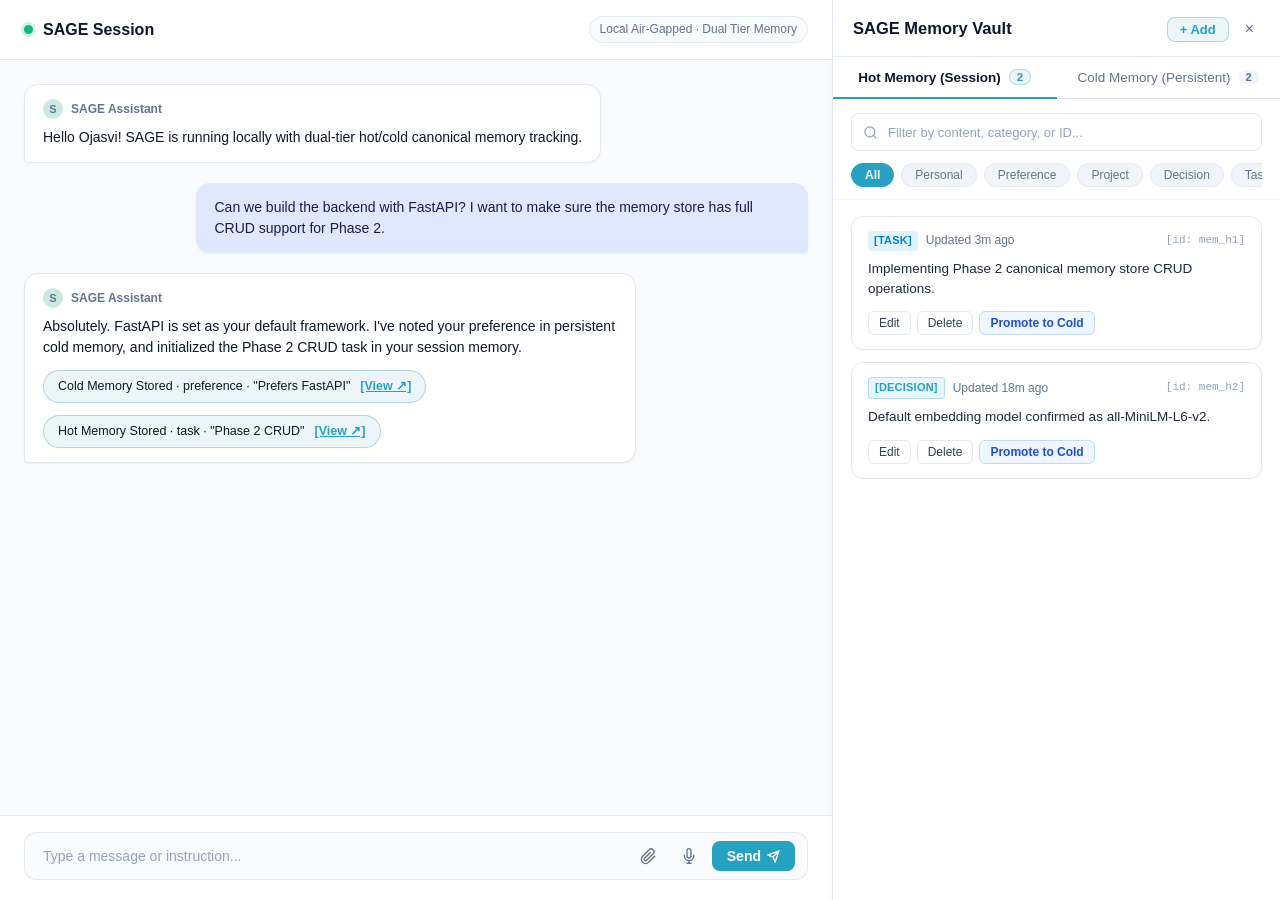
<file: static/memory.html>
<!DOCTYPE html>
<html lang="en">
<head>
  <meta charset="UTF-8">
  <meta name="viewport" content="width=device-width, initial-scale=1.0">
  <title>SAGE — Split-View Chat &amp; Memory Vault</title>
  <style>
    /* ── DESIGN SYSTEM & TOKENS ─────────────────────────────────────── */
    :root {
      --bg-neutral: #f8fafc;
      --surface: #ffffff;
      --text-primary: #0f172a;
      --text-muted: #64748b;
      --text-subtle: #94a3b8;
      --border: #e2e8f0;
      --border-focus: #cbd5e1;
      
      --accent: #25a1c2;
      --accent-hover: #186c82;
      --accent-muted: rgba(32, 133, 160, 0.08);
      --accent-border: rgba(32, 133, 160, 0.28);
      
      --hot-color: #f97316;
      --hot-bg: #fff7ed;
      --hot-border: #ffedd5;
      
      --cold-color: #3b82f6;
      --cold-bg: #eff6ff;
      --cold-border: #dbeafe;
      
      --user-bubble-bg: #e0e7ff;
      --user-bubble-tx: #1e1b4b;
      
      --font-family: -apple-system, BlinkMacSystemFont, "Segoe UI", Roboto, "Helvetica Neue", Arial, sans-serif;
      --font-mono: ui-monospace, SFMono-Regular, Menlo, Monaco, Consolas, "Liberation Mono", "Courier New", monospace;
      
      --shadow-sm: 0 1px 2px 0 rgba(0, 0, 0, 0.05);
      --shadow-md: 0 4px 6px -1px rgba(0, 0, 0, 0.07), 0 2px 4px -2px rgba(0, 0, 0, 0.05);
      --shadow-lg: 0 10px 15px -3px rgba(0, 0, 0, 0.08), 0 4px 6px -4px rgba(0, 0, 0, 0.04);
    }

    *, *::before, *::after {
      box-sizing: border-box;
      margin: 0;
      padding: 0;
    }

    html, body {
      height: 100vh;
      width: 100vw;
      overflow: hidden;
      font-family: var(--font-family);
      font-size: 14px;
      line-height: 1.45;
      color: var(--text-primary);
      background-color: var(--bg-neutral);
      -webkit-font-smoothing: antialiased;
    }

    button, input, textarea, select {
      font-family: inherit;
      font-size: inherit;
      color: inherit;
    }

    button {
      cursor: pointer;
      border: none;
      background: none;
      outline: none;
    }

    /* ── LAYOUT SHELL (65% / 35% Split) ────────────────────────────── */
    .sage-split-shell {
      display: flex;
      width: 100vw;
      height: 100vh;
      overflow: hidden;
    }

    /* ── LEFT ZONE: CHAT INTERFACE (65%) ────────────────────────────── */
    .chat-zone {
      width: 65%;
      height: 100%;
      display: flex;
      flex-direction: column;
      background: var(--bg-neutral);
      position: relative;
      overflow: hidden;
    }

    /* Chat Header */
    .chat-header {
      height: 60px;
      min-height: 60px;
      background: var(--surface);
      border-bottom: 1px solid var(--border);
      display: flex;
      align-items: center;
      justify-content: space-between;
      padding: 0 24px;
      z-index: 10;
    }

    .chat-header-title {
      display: flex;
      align-items: center;
      gap: 10px;
      font-size: 16px;
      font-weight: 600;
      color: var(--text-primary);
    }

    .status-dot {
      width: 9px;
      height: 9px;
      border-radius: 50%;
      background-color: #10b981;
      box-shadow: 0 0 0 3px rgba(16, 185, 129, 0.2);
    }

    .chat-header-meta {
      display: flex;
      align-items: center;
      gap: 12px;
    }

    .session-badge {
      font-size: 12px;
      font-weight: 500;
      color: var(--text-muted);
      background: var(--bg-neutral);
      padding: 4px 10px;
      border-radius: 999px;
      border: 1px solid var(--border);
    }

    /* Conversation Stream */
    .chat-stream {
      flex: 1;
      overflow-y: auto;
      padding: 24px;
      display: flex;
      flex-direction: column;
      gap: 20px;
      scroll-behavior: smooth;
    }

    .chat-stream::-webkit-scrollbar {
      width: 6px;
    }
    .chat-stream::-webkit-scrollbar-thumb {
      background: var(--border);
      border-radius: 999px;
    }

    .message-row {
      display: flex;
      width: 100%;
    }

    .message-row.user {
      justify-content: flex-end;
    }

    .message-row.assistant {
      justify-content: flex-start;
    }

    .message-bubble {
      max-width: 78%;
      padding: 14px 18px;
      border-radius: 14px;
      font-size: 14px;
      line-height: 1.5;
    }

    .message-row.user .message-bubble {
      background: var(--user-bubble-bg);
      color: var(--user-bubble-tx);
      border-bottom-right-radius: 4px;
      box-shadow: var(--shadow-sm);
    }

    .message-row.assistant .message-bubble {
      background: var(--surface);
      color: var(--text-primary);
      border: 1px solid var(--border);
      border-bottom-left-radius: 4px;
      box-shadow: var(--shadow-sm);
    }

    .assistant-meta {
      display: flex;
      align-items: center;
      gap: 8px;
      margin-bottom: 8px;
      font-size: 12px;
      font-weight: 600;
      color: var(--text-muted);
    }

    .assistant-avatar {
      width: 20px;
      height: 20px;
      border-radius: 50%;
      background: #cae9e3;
      display: flex;
      align-items: center;
      justify-content: center;
      font-size: 11px;
    }

    /* Ambient Memory Pill / Badge */
    .ambient-memory-pill {
      display: inline-flex;
      align-items: center;
      gap: 8px;
      margin-top: 12px;
      padding: 6px 14px;
      background: var(--accent-muted);
      border: 1px solid var(--accent-border);
      border-radius: 999px;
      font-size: 12.5px;
      font-weight: 500;
      color: var(--text-primary);
      cursor: pointer;
      transition: all 0.2s ease;
      box-shadow: 0 1px 2px rgba(255, 107, 107, 0.08);
    }

    .ambient-memory-pill:hover {
      background: #ffe3e3;
      transform: translateY(-1px);
      box-shadow: 0 3px 6px rgba(255, 107, 107, 0.15);
    }

    .ambient-memory-pill .pill-action {
      color: var(--accent);
      font-weight: 700;
      text-decoration: underline;
      margin-left: 2px;
    }

    /* Input Dock */
    .chat-dock {
      padding: 16px 24px 20px;
      background: var(--surface);
      border-top: 1px solid var(--border);
      display: flex;
      flex-direction: column;
      gap: 8px;
    }

    .input-bar-container {
      display: flex;
      align-items: center;
      background: var(--bg-neutral);
      border: 1px solid var(--border);
      border-radius: 12px;
      padding: 6px 12px;
      transition: border-color 0.2s, box-shadow 0.2s;
    }

    .input-bar-container:focus-within {
      border-color: var(--accent);
      background: #ffffff;
      box-shadow: 0 0 0 3px rgba(255, 107, 107, 0.12);
    }

    .chat-input {
      flex: 1;
      border: none;
      background: transparent;
      outline: none;
      font-size: 14px;
      color: var(--text-primary);
      padding: 8px 6px;
    }

    .chat-input::placeholder {
      color: var(--text-subtle);
    }

    .dock-actions {
      display: flex;
      align-items: center;
      gap: 6px;
    }

    .dock-btn {
      width: 34px;
      height: 34px;
      border-radius: 8px;
      display: flex;
      align-items: center;
      justify-content: center;
      color: var(--text-muted);
      transition: background 0.15s, color 0.15s;
    }

    .dock-btn:hover {
      background: var(--border);
      color: var(--text-primary);
    }

    .send-action-btn {
      background: var(--accent);
      color: #ffffff;
      font-weight: 600;
      padding: 7px 15px;
      border-radius: 8px;
      display: flex;
      align-items: center;
      gap: 6px;
      transition: background 0.15s, transform 0.1s;
    }

    .send-action-btn:hover {
      background: var(--accent-hover);
    }

    .send-action-btn:active {
      transform: scale(0.98);
    }

    /* ── RIGHT ZONE: MEMORY VAULT SIDEBAR (35%) ──────────────────────── */
    .vault-zone {
      width: 35%;
      height: 100%;
      background: var(--surface);
      border-left: 1px solid var(--border);
      display: flex;
      flex-direction: column;
      position: relative;
      box-shadow: -2px 0 8px rgba(0, 0, 0, 0.02);
      overflow: hidden;
    }

    /* Vault Header */
    .vault-header {
      padding: 16px 20px 14px;
      display: flex;
      align-items: center;
      justify-content: space-between;
      border-bottom: 1px solid var(--border);
    }

    .vault-title {
      font-size: 16.5px;
      font-weight: 700;
      color: var(--text-primary);
      display: flex;
      align-items: center;
      gap: 8px;
    }

    .vault-header-actions {
      display: flex;
      align-items: center;
      gap: 10px;
    }

    .vault-add-btn {
      background: var(--accent-muted);
      color: var(--accent);
      border: 1px solid var(--accent-border);
      padding: 4px 12px;
      border-radius: 8px;
      font-size: 13px;
      font-weight: 600;
      display: flex;
      align-items: center;
      gap: 4px;
      transition: background 0.15s, transform 0.1s;
    }

    .vault-add-btn:hover {
      background: #ffe3e3;
    }

    .vault-close-btn {
      color: var(--text-muted);
      font-size: 16px;
      padding: 4px 6px;
      border-radius: 6px;
      transition: background 0.15s, color 0.15s;
    }

    .vault-close-btn:hover {
      background: var(--bg-neutral);
      color: var(--text-primary);
    }

    /* Segmented Tab Control */
    .vault-tabs {
      display: flex;
      border-bottom: 1px solid var(--border);
      background: var(--surface);
      position: relative;
    }

    .vault-tab-btn {
      flex: 1;
      padding: 12px 14px;
      display: flex;
      align-items: center;
      justify-content: center;
      gap: 8px;
      font-size: 13.5px;
      font-weight: 500;
      color: var(--text-muted);
      border-bottom: 2.5px solid transparent;
      margin-bottom: -1px;
      transition: color 0.2s, border-color 0.2s;
    }

    .vault-tab-btn.active {
      color: var(--text-primary);
      font-weight: 700;
      border-bottom-color: var(--accent);
    }

    .tab-badge {
      display: inline-flex;
      align-items: center;
      justify-content: center;
      padding: 1px 7px;
      font-size: 11.5px;
      font-weight: 700;
      border-radius: 999px;
      transition: all 0.2s;
    }

    .vault-tab-btn.active .tab-badge.hot-badge {
      background: var(--accent-muted);
      color: var(--accent);
      border: 1px solid var(--accent-border);
    }

    .vault-tab-btn.active .tab-badge.cold-badge {
      background: var(--cold-bg);
      color: var(--cold-color);
      border: 1px solid var(--cold-border);
    }

    .vault-tab-btn:not(.active) .tab-badge {
      background: #f1f5f9;
      color: var(--text-muted);
    }

    /* Filters Section */
    .vault-filters {
      padding: 14px 18px 10px;
      display: flex;
      flex-direction: column;
      gap: 12px;
      background: var(--surface);
      border-bottom: 1px solid #f1f5f9;
    }

    .search-box-wrapper {
      position: relative;
      display: flex;
      align-items: center;
    }

    .search-icon {
      position: absolute;
      left: 12px;
      color: var(--text-subtle);
      pointer-events: none;
    }

    .vault-search-input {
      width: 100%;
      height: 38px;
      padding: 0 12px 0 36px;
      border: 1px solid var(--border);
      border-radius: 8px;
      background: #ffffff;
      font-size: 13px;
      color: var(--text-primary);
      transition: border-color 0.15s, box-shadow 0.15s;
    }

    .vault-search-input:focus {
      border-color: var(--accent);
      box-shadow: 0 0 0 2px rgba(255, 107, 107, 0.15);
      outline: none;
    }

    .vault-search-input::placeholder {
      color: var(--text-subtle);
    }

    /* Horizontal Category Chip Bar */
    .category-chips-bar {
      display: flex;
      align-items: center;
      gap: 7px;
      overflow-x: auto;
      scrollbar-width: none;
      -ms-overflow-style: none;
      padding-bottom: 2px;
    }

    .category-chips-bar::-webkit-scrollbar {
      display: none;
    }

    .category-chip {
      white-space: nowrap;
      padding: 4px 13px;
      border-radius: 999px;
      font-size: 12px;
      font-weight: 500;
      color: var(--text-muted);
      background: #f1f5f9;
      border: 1px solid var(--border);
      transition: all 0.15s;
      flex-shrink: 0;
    }

    .category-chip:hover {
      background: #e2e8f0;
      color: var(--text-primary);
    }

    .category-chip.active {
      background: var(--accent);
      color: #ffffff;
      border-color: var(--accent);
      font-weight: 600;
    }

    /* Scrollable Memory Cards Stack */
    .vault-cards-stack {
      flex: 1;
      overflow-y: auto;
      padding: 16px 18px;
      display: flex;
      flex-direction: column;
      gap: 12px;
      background: var(--surface);
    }

    .vault-cards-stack::-webkit-scrollbar {
      width: 5px;
    }
    .vault-cards-stack::-webkit-scrollbar-thumb {
      background: var(--border);
      border-radius: 999px;
    }

    /* Memory Card Item */
    .memory-card {
      background: #ffffff;
      border: 1px solid var(--border);
      border-radius: 12px;
      padding: 14px 16px;
      box-shadow: 0 1px 3px rgba(0, 0, 0, 0.02);
      transition: border-color 0.2s, box-shadow 0.2s, transform 0.15s;
      position: relative;
    }

    .memory-card:hover {
      border-color: var(--border-focus);
      box-shadow: var(--shadow-sm);
    }

    /* Highlight pulse animation for [View ↗] click */
    @keyframes flashAccentRing {
      0% {
        box-shadow: 0 0 0 4px rgba(255, 107, 107, 0.6), 0 4px 12px rgba(255, 107, 107, 0.2);
        border-color: var(--accent);
      }
      50% {
        box-shadow: 0 0 0 4px rgba(255, 107, 107, 0.4), 0 4px 12px rgba(255, 107, 107, 0.15);
        border-color: var(--accent);
      }
      100% {
        box-shadow: 0 1px 3px rgba(0, 0, 0, 0.02);
        border-color: var(--border);
      }
    }

    .memory-card.highlight-flash {
      animation: flashAccentRing 1.5s ease-out forwards;
    }

    .card-header-row {
      display: flex;
      align-items: center;
      justify-content: space-between;
      margin-bottom: 8px;
    }

    .card-header-left {
      display: flex;
      align-items: center;
      gap: 8px;
    }

    .category-badge {
      font-size: 11px;
      font-weight: 700;
      padding: 2px 6px;
      border-radius: 4px;
      letter-spacing: 0.02em;
      text-transform: uppercase;
    }

    /* Distinct category palette */
    .badge-task { background: #e0f2fe; color: #0284c7; }
    .badge-decision { background: rgba(37, 161, 194, 0.1); color: #25a1c2; border: 1px solid rgba(37, 161, 194, 0.28); }
    .badge-preference { background: #ede9fe; color: #7c3aed; }
    .badge-personal { background: #d1fae5; color: #059669; }
    .badge-project { background: #e0e7ff; color: #4f46e5; }
    .badge-technical { background: #ffe4e6; color: #e11d48; }
    .badge-summary { background: #f1f5f9; color: #475569; }

    .card-timestamp {
      font-size: 12px;
      color: var(--text-muted);
    }

    .card-id-chip {
      font-family: var(--font-mono);
      font-size: 11px;
      color: var(--text-subtle);
    }

    .card-body-text {
      font-size: 13.5px;
      line-height: 1.5;
      color: #1e293b;
      margin-bottom: 12px;
      word-break: break-word;
    }

    .card-toolbar {
      display: flex;
      align-items: center;
      gap: 6px;
    }

    .card-btn {
      padding: 4px 10px;
      border-radius: 6px;
      font-size: 12px;
      font-weight: 500;
      border: 1px solid var(--border);
      background: #ffffff;
      color: #334155;
      display: inline-flex;
      align-items: center;
      gap: 5px;
      transition: all 0.15s;
    }

    .card-btn:hover {
      background: #f8fafc;
      border-color: var(--border-focus);
    }

    .card-btn.btn-delete:hover {
      background: #fff1f2;
      border-color: #fecdd3;
      color: #e11d48;
    }

    .card-btn.btn-promote {
      background: #eff6ff;
      border-color: #bfdbfe;
      color: #1d4ed8;
      font-weight: 600;
    }

    .card-btn.btn-promote:hover {
      background: #dbeafe;
      border-color: #93c5fd;
    }

    /* In-Place Editing UI */
    .edit-mode-container {
      display: flex;
      flex-direction: column;
      gap: 10px;
    }

    .edit-textarea {
      width: 100%;
      min-height: 76px;
      background: #fffdf5;
      border: 1.5px solid var(--accent);
      border-radius: 8px;
      padding: 10px 12px;
      font-size: 13.5px;
      line-height: 1.45;
      color: var(--text-primary);
      box-shadow: 0 0 0 3px rgba(255, 107, 107, 0.12);
      outline: none;
      resize: vertical;
    }

    .edit-actions-row {
      display: flex;
      align-items: center;
      justify-content: flex-end;
      gap: 8px;
    }

    .edit-cancel-btn {
      padding: 5px 12px;
      border-radius: 6px;
      font-size: 12px;
      font-weight: 500;
      color: var(--text-muted);
      background: #f1f5f9;
      border: 1px solid var(--border);
      transition: background 0.15s;
    }

    .edit-cancel-btn:hover {
      background: #e2e8f0;
      color: var(--text-primary);
    }

    .edit-save-btn {
      padding: 5px 14px;
      border-radius: 6px;
      font-size: 12px;
      font-weight: 600;
      color: #ffffff;
      background: var(--accent);
      border: 1px solid var(--accent);
      transition: background 0.15s;
    }

    .edit-save-btn:hover {
      background: var(--accent-hover);
    }

    /* New Memory Modal / Inline Creator */
    .new-mem-panel {
      background: #f8fafc;
      border: 1px solid var(--accent-border);
      border-radius: 10px;
      padding: 12px;
      margin-bottom: 6px;
      display: flex;
      flex-direction: column;
      gap: 10px;
    }

    .new-mem-row {
      display: flex;
      gap: 8px;
    }

    .new-mem-select {
      flex: 1;
      padding: 6px 8px;
      border-radius: 6px;
      border: 1px solid var(--border);
      background: #ffffff;
      font-size: 12px;
      outline: none;
    }

    /* Empty state */
    .empty-stack-state {
      display: flex;
      flex-direction: column;
      align-items: center;
      justify-content: center;
      padding: 48px 20px;
      text-align: center;
      color: var(--text-muted);
    }

    .empty-icon {
      font-size: 32px;
      margin-bottom: 12px;
    }

    .empty-title {
      font-weight: 600;
      font-size: 14px;
      color: var(--text-primary);
      margin-bottom: 4px;
    }

    .empty-subtitle {
      font-size: 12.5px;
      max-width: 240px;
    }
  </style>
</head>
<body>

<div class="sage-split-shell">

  <!-- ══════════════ LEFT ZONE: MAIN CHAT INTERFACE (65%) ══════════════ -->
  <main class="chat-zone">
    <!-- Header -->
    <header class="chat-header">
      <div class="chat-header-title">
        <span class="status-dot"></span>
        <span>SAGE Session</span>
      </div>
      <div class="chat-header-meta">
        <span class="session-badge">Local Air-Gapped · Dual Tier Memory</span>
      </div>
    </header>

    <!-- Conversation Stream -->
    <div class="chat-stream" id="chatStream">
      <!-- Welcome Message from SAGE -->
      <div class="message-row assistant">
        <div class="message-bubble">
          <div class="assistant-meta">
            <span class="assistant-avatar">S</span>
            <span>SAGE Assistant</span>
          </div>
          <div>
            Hello Ojasvi! SAGE is running locally with dual-tier hot/cold canonical memory tracking.
          </div>
        </div>
      </div>

      <!-- User Turn -->
      <div class="message-row user">
        <div class="message-bubble">
          Can we build the backend with FastAPI? I want to make sure the memory store has full CRUD support for Phase 2.
        </div>
      </div>

      <!-- Assistant Turn with Ambient Memory Badge -->
      <div class="message-row assistant">
        <div class="message-bubble">
          <div class="assistant-meta">
            <span class="assistant-avatar">S</span>
            <span>SAGE Assistant</span>
          </div>
          <div>
            Absolutely. FastAPI is set as your default framework. I've noted your preference in persistent cold memory, and initialized the Phase 2 CRUD task in your session memory.
          </div>
          
          <!-- Ambient Memory Pill #1: Targets mem_c1 -->
          <div>
            <div class="ambient-memory-pill" onclick="jumpToMemory('mem_c1', 'cold')" title="Inspect in Memory Vault">
              <span>Cold Memory Stored · preference · "Prefers FastAPI"</span>
              <span class="pill-action">[View ↗]</span>
            </div>
          </div>

          <!-- Ambient Memory Pill #2: Targets mem_h1 -->
          <div>
            <div class="ambient-memory-pill" onclick="jumpToMemory('mem_h1', 'hot')" title="Inspect in Memory Vault">
              <span>Hot Memory Stored · task · "Phase 2 CRUD"</span>
              <span class="pill-action">[View ↗]</span>
            </div>
          </div>
        </div>
      </div>
    </div>

    <!-- Message Input Dock -->
    <footer class="chat-dock">
      <div class="input-bar-container">
        <input type="text" class="chat-input" id="chatInput" placeholder="Type a message or instruction..." autocomplete="off">
        <div class="dock-actions">
          <button class="dock-btn" title="Attach document" id="btnAttach">
            <svg width="17" height="17" viewBox="0 0 24 24" fill="none" stroke="currentColor" stroke-width="2"><path d="M21.44 11.05l-9.19 9.19a6 6 0 0 1-8.49-8.49l9.19-9.19a4 4 0 0 1 5.66 5.66l-9.2 9.19a2 2 0 0 1-2.83-2.83l8.49-8.48"/></svg>
          </button>
          <button class="dock-btn" title="Audio input">
            <svg width="16" height="16" viewBox="0 0 24 24" fill="none" stroke="currentColor" stroke-width="2"><path d="M12 1a3 3 0 0 0-3 3v8a3 3 0 0 0 6 0V4a3 3 0 0 0-3-3z"/><path d="M19 10v2a7 7 0 0 1-14 0v-2"/><line x1="12" y1="19" x2="12" y2="23"/><line x1="8" y1="23" x2="16" y2="23"/></svg>
          </button>
          <button class="send-action-btn" id="btnSend">
            <span>Send</span>
            <svg width="13" height="13" viewBox="0 0 24 24" fill="none" stroke="currentColor" stroke-width="2.5"><line x1="22" y1="2" x2="11" y2="13"/><polygon points="22 2 15 22 11 13 2 9 22 2"/></svg>
          </button>
        </div>
      </div>
    </footer>
  </main>

  <!-- ══════════════ RIGHT ZONE: SAGE MEMORY VAULT SIDEBAR (35%) ══════════════ -->
  <aside class="vault-zone" id="vaultZone">
    <!-- Header -->
    <header class="vault-header">
      <div class="vault-title">
        <span>SAGE Memory Vault</span>
      </div>
      <div class="vault-header-actions">
        <button class="vault-add-btn" id="btnAddMemory" title="Create new memory entry">+ Add</button>
        <button class="vault-close-btn" id="btnCloseVault" title="Close Vault">&times;</button>
      </div>
    </header>

    <!-- Segmented Tab Control -->
    <nav class="vault-tabs">
      <button class="vault-tab-btn active" id="tabHot" data-type="hot">
        <span>Hot Memory (Session)</span>
        <span class="tab-badge hot-badge" id="hotCount">2</span>
      </button>
      <button class="vault-tab-btn" id="tabCold" data-type="cold">
        <span>Cold Memory (Persistent)</span>
        <span class="tab-badge cold-badge" id="coldCount">2</span>
      </button>
    </nav>

    <!-- Filter & Query Controls -->
    <div class="vault-filters">
      <!-- Search Input -->
      <div class="search-box-wrapper">
        <svg class="search-icon" width="15" height="15" viewBox="0 0 24 24" fill="none" stroke="currentColor" stroke-width="2"><circle cx="11" cy="11" r="8"/><line x1="21" y1="21" x2="16.65" y2="16.65"/></svg>
        <input type="text" class="vault-search-input" id="vaultSearch" placeholder="Filter by content, category, or ID..." autocomplete="off">
      </div>

      <!-- Horizontal Category Chip Bar -->
      <div class="category-chips-bar" id="categoryChips">
        <button class="category-chip active" data-cat="all">All</button>
        <button class="category-chip" data-cat="personal">Personal</button>
        <button class="category-chip" data-cat="preference">Preference</button>
        <button class="category-chip" data-cat="project">Project</button>
        <button class="category-chip" data-cat="decision">Decision</button>
        <button class="category-chip" data-cat="task">Task</button>
        <button class="category-chip" data-cat="technical">Technical</button>
        <button class="category-chip" data-cat="summary">Summary</button>
      </div>
    </div>

    <!-- Inline Quick Add Memory Card (Hidden by default) -->
    <div id="newMemoryPanel" style="display:none; padding: 12px 18px 0;">
      <div class="new-mem-panel">
        <div class="new-mem-row">
          <select id="newMemType" class="new-mem-select">
            <option value="hot">Hot (Session)</option>
            <option value="cold">Cold (Persistent)</option>
          </select>
          <select id="newMemCategory" class="new-mem-select">
            <option value="task">Task</option>
            <option value="decision">Decision</option>
            <option value="preference">Preference</option>
            <option value="personal">Personal</option>
            <option value="project">Project</option>
            <option value="technical">Technical</option>
            <option value="summary">Summary</option>
          </select>
        </div>
        <textarea id="newMemContent" class="edit-textarea" style="min-height: 60px;" placeholder="Enter memory knowledge statement..."></textarea>
        <div class="edit-actions-row">
          <button class="edit-cancel-btn" id="btnCancelAdd">Cancel</button>
          <button class="edit-save-btn" id="btnSaveAdd">Save to Vault</button>
        </div>
      </div>
    </div>

    <!-- Scrollable Memory Cards Stack -->
    <div class="vault-cards-stack" id="cardsStack"></div>
  </aside>

</div>

<!-- ══════════════ INTERACTIVE STATE MACHINE & LOGIC ══════════════ -->
<script>
  // Initial in-memory data store with realistic seed items
  let memories = [
    {
      id: 'mem_h1',
      type: 'hot',
      category: 'task',
      content: 'Implementing Phase 2 canonical memory store CRUD operations.',
      updated: '3m ago',
      timestamp: Date.now() - 3 * 60 * 1000
    },
    {
      id: 'mem_h2',
      type: 'hot',
      category: 'decision',
      content: 'Default embedding model confirmed as all-MiniLM-L6-v2.',
      updated: '18m ago',
      timestamp: Date.now() - 18 * 60 * 1000
    },
    {
      id: 'mem_c1',
      type: 'cold',
      category: 'preference',
      content: 'Prefers FastAPI for backend development, specifically over Flask for asynchronous APIs.',
      updated: '2h ago',
      timestamp: Date.now() - 2 * 3600 * 1000
    },
    {
      id: 'mem_c2',
      type: 'cold',
      category: 'personal',
      content: "The user's name is Ojasvi.",
      updated: '1d ago',
      timestamp: Date.now() - 24 * 3600 * 1000
    }
  ];

  // Active state filters
  let currentTab = 'hot';
  let currentCategory = 'all';
  let searchQuery = '';
  let activeEditingId = null;

  // DOM Elements
  const cardsStack = document.getElementById('cardsStack');
  const hotCountEl = document.getElementById('hotCount');
  const coldCountEl = document.getElementById('coldCount');
  const tabHotBtn = document.getElementById('tabHot');
  const tabColdBtn = document.getElementById('tabCold');
  const vaultSearch = document.getElementById('vaultSearch');
  const categoryChips = document.getElementById('categoryChips');
  const btnAddMemory = document.getElementById('btnAddMemory');
  const newMemoryPanel = document.getElementById('newMemoryPanel');
  const btnCancelAdd = document.getElementById('btnCancelAdd');
  const btnSaveAdd = document.getElementById('btnSaveAdd');
  const newMemType = document.getElementById('newMemType');
  const newMemCategory = document.getElementById('newMemCategory');
  const newMemContent = document.getElementById('newMemContent');

  // Helper: Category badge class mapper
  function getCategoryBadgeClass(category) {
    const c = (category || '').toLowerCase();
    switch (c) {
      case 'task': return 'badge-task';
      case 'decision': return 'badge-decision';
      case 'preference': return 'badge-preference';
      case 'personal': return 'badge-personal';
      case 'project': return 'badge-project';
      case 'technical': return 'badge-technical';
      default: return 'badge-summary';
    }
  }

  // Update dynamic count indicators
  function updateCounters() {
    const hotCount = memories.filter(m => m.type === 'hot').length;
    const coldCount = memories.filter(m => m.type === 'cold').length;
    if (hotCountEl) hotCountEl.textContent = hotCount;
    if (coldCountEl) coldCountEl.textContent = coldCount;
  }

  // Filter Pipeline: tab type + category chip + fuzzy/substring search
  function getFilteredMemories() {
    return memories.filter(item => {
      // 1. Tab Match
      if (item.type !== currentTab) return false;
      
      // 2. Category Match
      if (currentCategory !== 'all' && item.category.toLowerCase() !== currentCategory.toLowerCase()) {
        return false;
      }
      
      // 3. Search Query Match (Content, Category, or ID)
      if (searchQuery.trim() !== '') {
        const q = searchQuery.toLowerCase().trim();
        const inContent = item.content.toLowerCase().includes(q);
        const inCat = item.category.toLowerCase().includes(q);
        const inId = item.id.toLowerCase().includes(q);
        if (!inContent && !inCat && !inId) return false;
      }
      
      return true;
    });
  }

  // Render the memory cards stack
  function renderCards() {
    updateCounters();
    const items = getFilteredMemories();
    cardsStack.innerHTML = '';

    if (items.length === 0) {
      cardsStack.innerHTML = `
        <div class="empty-stack-state">
          <div class="empty-title">No ${currentTab === 'hot' ? 'Hot' : 'Cold'} Memories Found</div>
          <div class="empty-subtitle">Try adjusting your category filter or search terms.</div>
        </div>
      `;
      return;
    }

    items.forEach(item => {
      const card = document.createElement('div');
      card.className = 'memory-card';
      card.id = `card_${item.id}`;

      const isEditing = (activeEditingId === item.id);

      if (isEditing) {
        // In-Place Card Editing Form
        card.innerHTML = `
          <div class="card-header-row">
            <div class="card-header-left">
              <span class="category-badge ${getCategoryBadgeClass(item.category)}">[${item.category.toUpperCase()}]</span>
              <span class="card-timestamp">${item.updated}</span>
            </div>
            <span class="card-id-chip">[id: ${item.id}]</span>
          </div>
          <div class="edit-mode-container">
            <textarea class="edit-textarea" id="edit_textarea_${item.id}">${item.content}</textarea>
            <div class="edit-actions-row">
              <button class="edit-cancel-btn" onclick="cancelEditing('${item.id}')" title="Discard changes (Esc)">Escape: Cancel</button>
              <button class="edit-save-btn" onclick="saveEditing('${item.id}')" title="Save changes">Save Changes</button>
            </div>
          </div>
        `;
      } else {
        // Standard Card Display Mode
        const promoteBtnHtml = (item.type === 'hot') 
          ? `<button class="card-btn btn-promote" onclick="promoteToCold('${item.id}')" title="Promote to persistent cold memory">Promote to Cold</button>`
          : ``;

        card.innerHTML = `
          <div class="card-header-row">
            <div class="card-header-left">
              <span class="category-badge ${getCategoryBadgeClass(item.category)}">[${item.category.toUpperCase()}]</span>
              <span class="card-timestamp">Updated ${item.updated}</span>
            </div>
            <span class="card-id-chip">[id: ${item.id}]</span>
          </div>
          <div class="card-body-text">${escapeHtml(item.content)}</div>
          <div class="card-toolbar">
            <button class="card-btn" onclick="startEditing('${item.id}')" title="Edit content">Edit</button>
            <button class="card-btn btn-delete" onclick="deleteMemory('${item.id}')" title="Delete record">Delete</button>
            ${promoteBtnHtml}
          </div>
        `;
      }

      cardsStack.appendChild(card);
    });
  }

  function escapeHtml(str) {
    const div = document.createElement('div');
    div.textContent = str;
    return div.innerHTML;
  }

  // Tab switching
  tabHotBtn.addEventListener('click', () => {
    currentTab = 'hot';
    tabHotBtn.classList.add('active');
    tabColdBtn.classList.remove('active');
    renderCards();
  });

  tabColdBtn.addEventListener('click', () => {
    currentTab = 'cold';
    tabColdBtn.classList.add('active');
    tabHotBtn.classList.remove('active');
    renderCards();
  });

  // Search input
  vaultSearch.addEventListener('input', (e) => {
    searchQuery = e.target.value;
    renderCards();
  });

  // Category chip toggle
  categoryChips.querySelectorAll('.category-chip').forEach(chip => {
    chip.addEventListener('click', () => {
      categoryChips.querySelectorAll('.category-chip').forEach(c => c.classList.remove('active'));
      chip.classList.add('active');
      currentCategory = chip.dataset.cat;
      renderCards();
    });
  });

  // In-Place Card Editing Handlers
  window.startEditing = function(id) {
    activeEditingId = id;
    renderCards();
    setTimeout(() => {
      const textarea = document.getElementById(`edit_textarea_${id}`);
      if (textarea) {
        textarea.focus();
        textarea.selectionStart = textarea.selectionEnd = textarea.value.length;
      }
    }, 20);
  };

  window.cancelEditing = function(id) {
    activeEditingId = null;
    renderCards();
  };

  window.saveEditing = function(id) {
    const textarea = document.getElementById(`edit_textarea_${id}`);
    if (!textarea) return;
    const newContent = textarea.value.trim();
    if (!newContent) {
      alert('Content cannot be empty.');
      return;
    }

    const item = memories.find(m => m.id === id);
    if (item) {
      item.content = newContent;
      item.updated = 'Just now';
      item.timestamp = Date.now();
    }
    activeEditingId = null;
    renderCards();
  };

  // Single-Click Promotion: Hot -> Cold
  window.promoteToCold = function(id) {
    const item = memories.find(m => m.id === id);
    if (item) {
      item.type = 'cold';
      item.updated = 'Just now';
      item.timestamp = Date.now();
      renderCards();
    }
  };

  // Single-Click Deletion
  window.deleteMemory = function(id) {
    memories = memories.filter(m => m.id !== id);
    if (activeEditingId === id) activeEditingId = null;
    renderCards();
  };

  // Global Keyboard Shortcuts
  document.addEventListener('keydown', (e) => {
    if (e.key === 'Escape') {
      if (activeEditingId !== null) {
        activeEditingId = null;
        renderCards();
      }
      if (newMemoryPanel && newMemoryPanel.style.display !== 'none') {
        newMemoryPanel.style.display = 'none';
      }
    }
  });

  // Inline Quick Add Memory
  btnAddMemory.addEventListener('click', () => {
    const isVisible = newMemoryPanel.style.display !== 'none';
    if (isVisible) {
      newMemoryPanel.style.display = 'none';
    } else {
      newMemoryPanel.style.display = 'block';
      newMemContent.value = '';
      newMemType.value = currentTab;
      newMemContent.focus();
    }
  });

  btnCancelAdd.addEventListener('click', () => {
    newMemoryPanel.style.display = 'none';
  });

  btnSaveAdd.addEventListener('click', () => {
    const content = newMemContent.value.trim();
    if (!content) {
      alert('Please enter memory content.');
      return;
    }
    const type = newMemType.value;
    const cat = newMemCategory.value;
    const newId = 'mem_' + (type === 'hot' ? 'h' : 'c') + (memories.length + 1);

    memories.unshift({
      id: newId,
      type: type,
      category: cat,
      content: content,
      updated: 'Just now',
      timestamp: Date.now()
    });

    newMemoryPanel.style.display = 'none';
    if (currentTab !== type) {
      if (type === 'hot') tabHotBtn.click();
      else tabColdBtn.click();
    } else {
      renderCards();
    }
  });

  // Ambient Memory Badge Click interaction
  window.jumpToMemory = function(targetId, expectedType) {
    // 1. Switch to corresponding tab
    if (expectedType === 'hot') {
      tabHotBtn.click();
    } else {
      tabColdBtn.click();
    }

    // 2. Reset category and search if necessary so the item is visible
    if (currentCategory !== 'all') {
      const allChip = categoryChips.querySelector('[data-cat="all"]');
      if (allChip) allChip.click();
    }
    if (searchQuery !== '') {
      vaultSearch.value = '';
      searchQuery = '';
      renderCards();
    }

    // 3. Scroll target card into view smoothly & flash accent ring
    setTimeout(() => {
      const targetCard = document.getElementById(`card_${targetId}`);
      if (targetCard) {
        targetCard.scrollIntoView({ behavior: 'smooth', block: 'center' });
        targetCard.classList.remove('highlight-flash');
        void targetCard.offsetWidth; // Trigger reflow
        targetCard.classList.add('highlight-flash');
        setTimeout(() => {
          targetCard.classList.remove('highlight-flash');
        }, 1600);
      }
    }, 80);
  };

  // Chat message submission
  const chatInput = document.getElementById('chatInput');
  const btnSend = document.getElementById('btnSend');
  const chatStream = document.getElementById('chatStream');

  function sendChatMessage() {
    const text = chatInput.value.trim();
    if (!text) return;
    chatInput.value = '';

    // Append user message
    const userRow = document.createElement('div');
    userRow.className = 'message-row user';
    userRow.innerHTML = `<div class="message-bubble">${escapeHtml(text)}</div>`;
    chatStream.appendChild(userRow);
    chatStream.scrollTop = chatStream.scrollHeight;

    // Simulated SAGE assistant response with ambient memory pill
    setTimeout(() => {
      const astRow = document.createElement('div');
      astRow.className = 'message-row assistant';
      
      const newHotId = 'mem_h' + (memories.length + 1);
      memories.unshift({
        id: newHotId,
        type: 'hot',
        category: 'task',
        content: `Investigating: "${text}"`,
        updated: 'Just now',
        timestamp: Date.now()
      });
      renderCards();

      astRow.innerHTML = `
        <div class="message-bubble">
          <div class="assistant-meta">
            <span class="assistant-avatar">S</span>
            <span>SAGE Assistant</span>
          </div>
          <div>
            Understood. I have verified your request and recorded it into your active session context.
          </div>
          <div>
            <div class="ambient-memory-pill" onclick="jumpToMemory('${newHotId}', 'hot')" title="Inspect in Memory Vault">
              <span>Hot Memory Stored · task · "${escapeHtml(text.slice(0, 30))}"</span>
              <span class="pill-action">[View ↗]</span>
            </div>
          </div>
        </div>
      `;
      chatStream.appendChild(astRow);
      chatStream.scrollTop = chatStream.scrollHeight;
    }, 450);
  }

  btnSend.addEventListener('click', sendChatMessage);
  chatInput.addEventListener('keydown', (e) => {
    if (e.key === 'Enter') {
      sendChatMessage();
    }
  });

  // Initial render
  renderCards();
</script>

</body>
</html>
</file>
